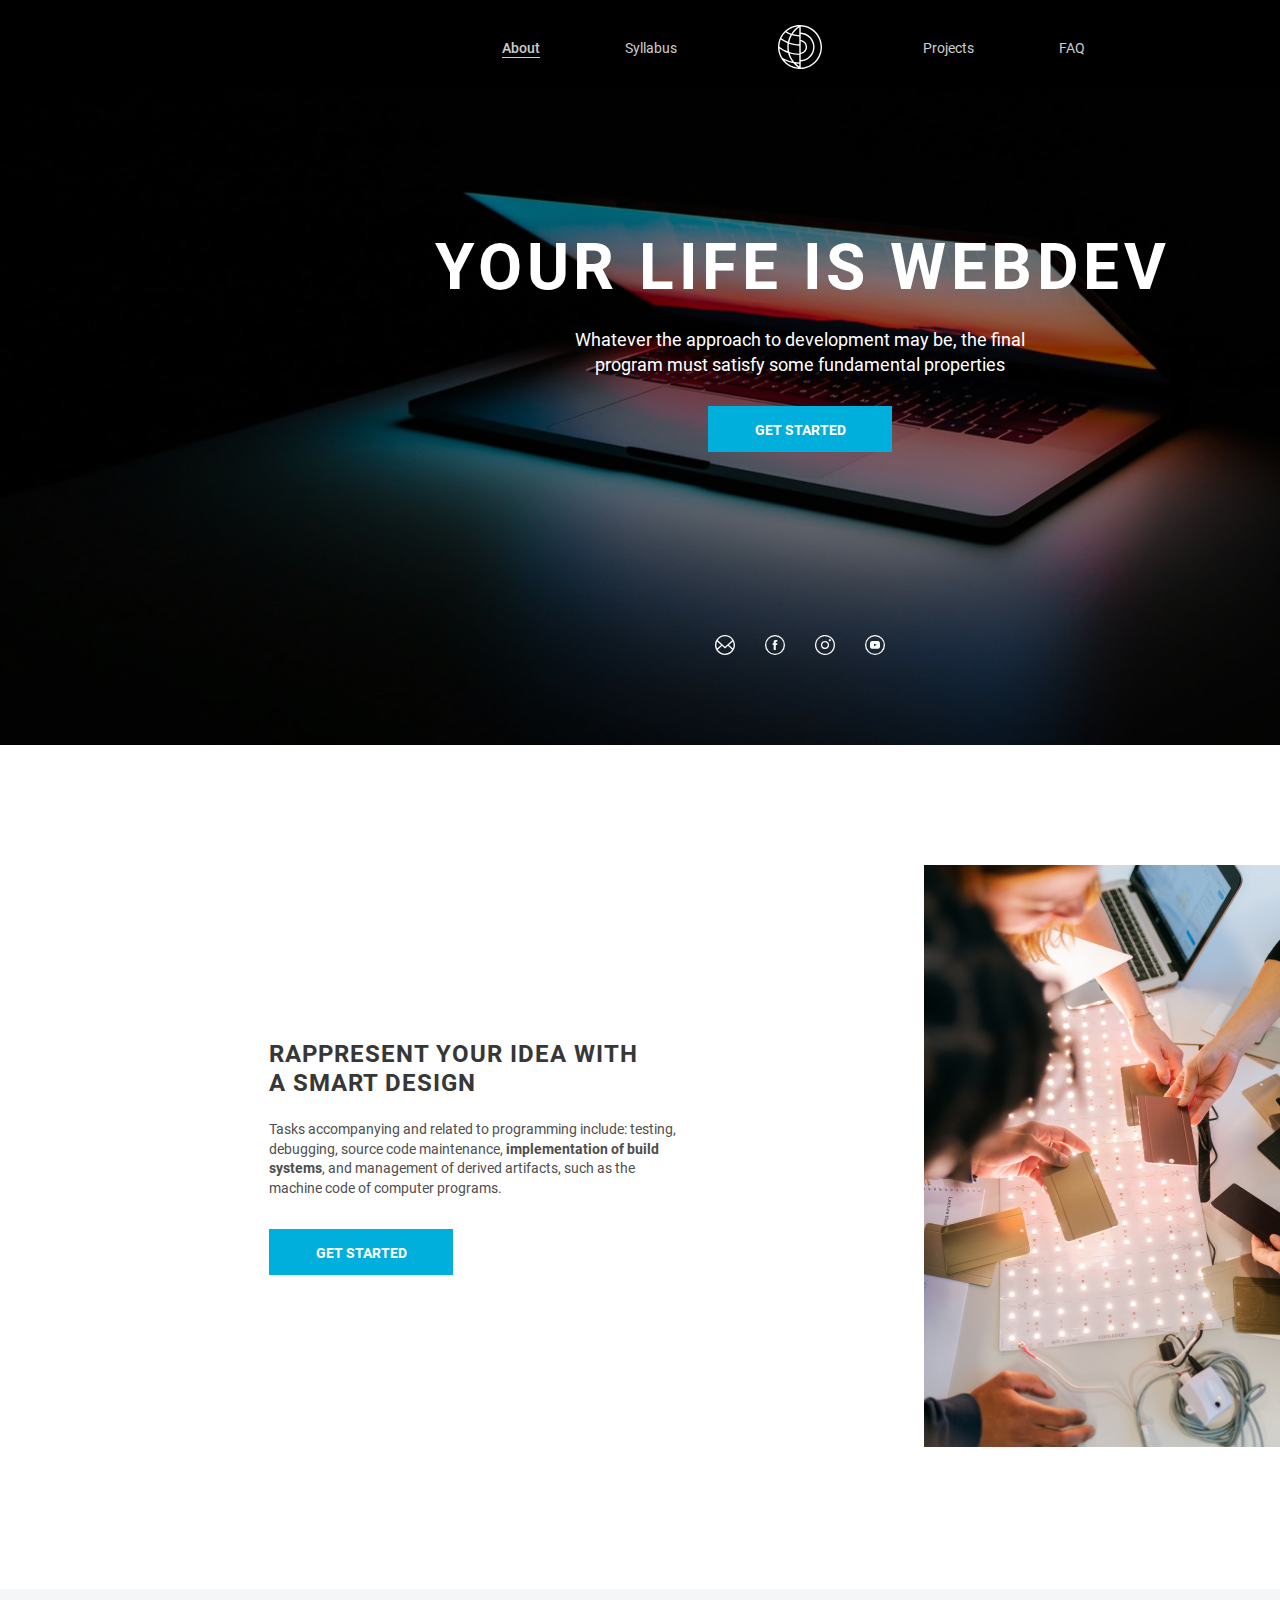
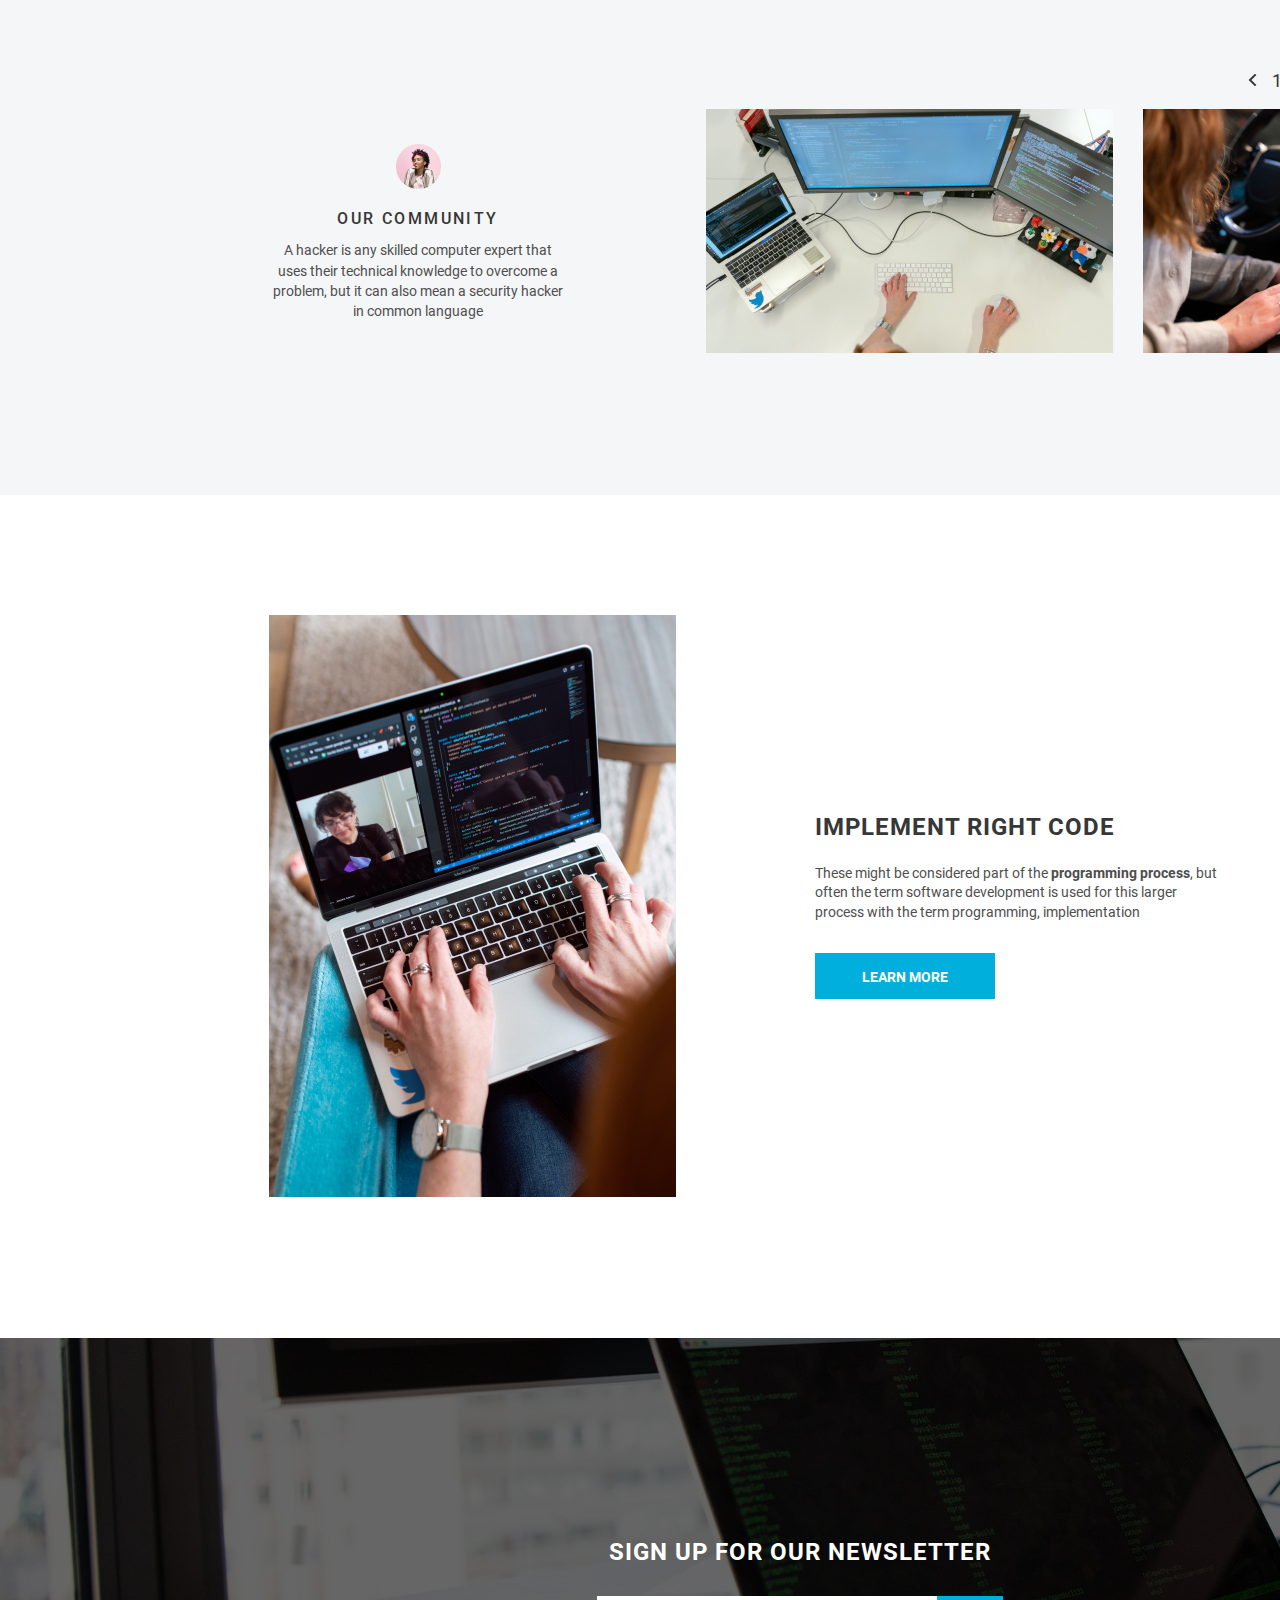
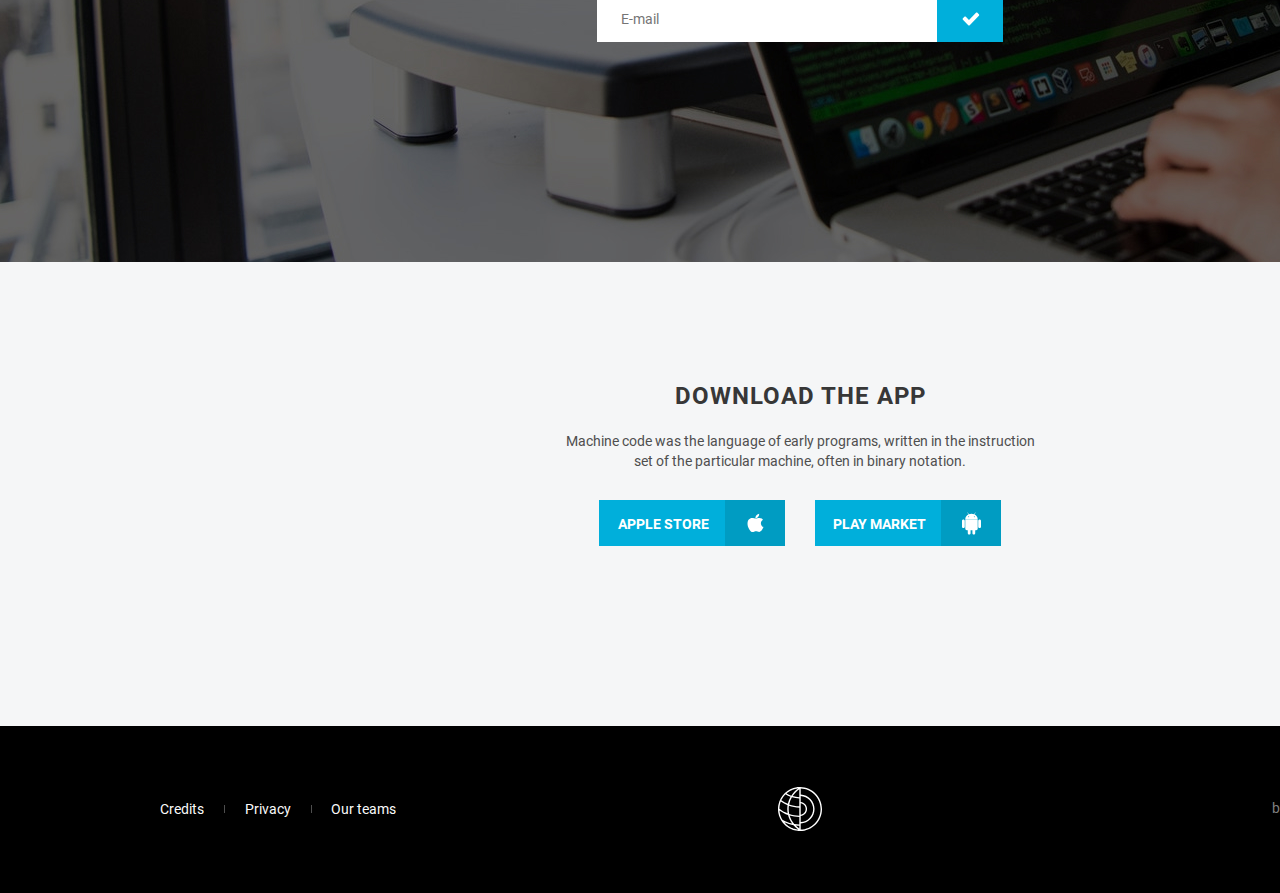
<file: index.html>
<!DOCTYPE html>
<html lang="en">

<head>
  <meta charset="UTF-8">
  <meta name="viewport" content="width=device-width, initial-scale=1.0">
  <title>WebDev</title>
  <link href="normalize.css" rel="stylesheet">
  <link href="style.css" rel="stylesheet">
</head>

<body>
  <header class="header">
    <a class="header__logo link" href="#">
      <img class="header__img" src="assets/logo.svg" alt="Логотип webdev" width="44px" height="44px">
    </a>

    <ul class="header__nav list">
      <li class="header__item"><a class="header__link link header__link-active" href="#">About</a></li>
      <li class="header__item"><a class="header__link link" href="#">Syllabus</a></li>
      <li class="header__item"><a class="header__link link" href="#">Projects</a></li>
      <li class="header__item"><a class="header__link link" href="#">FAQ</a></li>
    </ul>
  </header>
  <main>
    <h1 class="visually-hidden">webdev</h1>
    <div class="your-life__wrap">
      <section class="your-life">
        <h2 class="your-life__title title">your life is WebDev</h2>
        <p class="your-life__text">Whatever the approach to development may be, the final program must satisfy some
          fundamental properties </p>
        <button class="your-life__btn like-btn" type="button">get started</button>
        <ul class="list social your-life__social">
          <li><a class="social__link--email link" href=""><span class="visually-hidden">email</span></a></li>
          <li><a class="social__link--fb link" href=""> <span class="visually-hidden">facebook</span></a></li>
          <li><a class="social__link--ig link" href=""><span class="visually-hidden">instagram</span></a></li>
          <li><a class="social__link--youtube link" href=""><span class="visually-hidden">youtube</span></a></li>
        </ul>
      </section>
    </div>
    <section class="idea">
      <h3 class="idea__title">Rappresent your idea with a&nbsp;smart Design</h3>
      <p class="idea__text">Tasks accompanying and related to programming include: testing, debugging, source code
        maintenance,<strong> implementation of build systems</strong>, and management of derived artifacts, such as the
        machine
        code of computer programs. </p>
      <button class="idea__btn like-btn" type="button">get started</button>
    </section>
    <section class="community">
<div class="community__wrap">
        <div class="community__info">
          <img class="community__avatar" src="assets/avatar.png" alt="женщина на розовом фоне">
          <h3 class="community__title">our community</h3>
          <p class="community__text">A hacker is any skilled computer expert that uses their technical knowledge to
            overcome a problem, but it can also mean a security hacker in common language</p>
        </div>
  
        <ul class="community__slyder list slyder">
          <li class="slyder__item slyder__item--current slyder__item--first" ><img class="slyder__img" src="assets/slider-item-1.jpg" alt="" width="407"
              height="244"> </li>
          <li class="slyder__item slyder__item--current"><img class="slyder__img" src="assets/slider-item-2.jpg" alt="" width="407"
              height="244"> </li>
          <li class="slyder__item slyder__item--current"><img class="slyder__img" src="assets/slider-item-3.jpg" alt="" width="407"
              height="244"> </li>
          <li class="slyder__item slyder__item--hidden"><img class="slyder__img" src="assets/slider-item-4.jpg" alt="" width="407"
              height="244"> </li>
          <li class="slyder__item slyder__item--hidden"><img class="slyder__img" src="assets/slider-item-5.jpg" alt="" width="407"
              height="244"> </li>
        </ul>

        <div class="slyder__pages"> 
            <button class="slyder__btn--start slyder__btn" type="button"><span class="visually-hidden">Предыдущий</span></button>
            <span class="slyder__number slyder__number--current" >1</span>
            <span class="slyder__number">/</span>
            <span class="slyder__number slyder__number--all">5</span>
            <button class="slyder__btn--end slyder__btn" type="button"><span class="visually-hidden">Следующий</span></button>
        </div>
</div>
    </section>

    <section class="rich-code">
      <h3 class="rich-code__title">Implement right Code</h3>
      <p class="rich-code__text">These might be considered part of the <strong>programming process</strong>, but often
        the term software
        development is used for this larger process with the term programming, implementation </p>
      <button class="rich-code__btn like-btn" type="button">Learn more</button>
    </section>

    <section class="subscription">
      <div class="subscription__wrap">
        <h3 class="subscription__title">sign up for our newsletter</h3>
        <form class="subscription__form" method="GET">
          <label class="subscription__label" aria-label="подпишись на наши новости">
            <input class="subscription__input" type="email" placeholder="E-mail">
          </label>
          <button class="subscription__btn" aria-label="Нажми меня после ввода емейла"></button>
        </form>
      </div>
    </section>

    <section class="download">
      <div class="download__wrap">
        <h3 class="download__title">Download the App</h3>
        <p class="download__text">Machine code was the language of early programs, written in the instruction set of the
          particular machine, often in binary notation.</p>
        <div class="download__link-wrap">
          <a class="download__link download__link--apple link like-btn" href="">apple store</a>
          <a class="download__link download__link--google link like-btn" href="">Play Market</a>
        </div>
      </div>
    </section>
  </main>
  <footer class=" footer">
    <div class="footer__wrap">
      <ul class="footer__list list">
        <li class="footer__item"><a class="footer__link link" href="">Credits</a></li>
        <li class="footer__item"><a class="footer__link link" href="">Privacy</a></li>
        <li class="footer__item"><a class="footer__link link" href="">Our teams</a></li>
      </ul>

      <a class="footer__logo link" href="#">
        <img class="footer__img" src="assets/logo.svg" alt="Логотип webdev" width="44px" height="44px">
      </a>

      <p class="footer__copyright">by TonYem for RSS at 2020</p>
    </div>
  </footer>
</body>
<script src="script.js"></script>
</html>
</file>
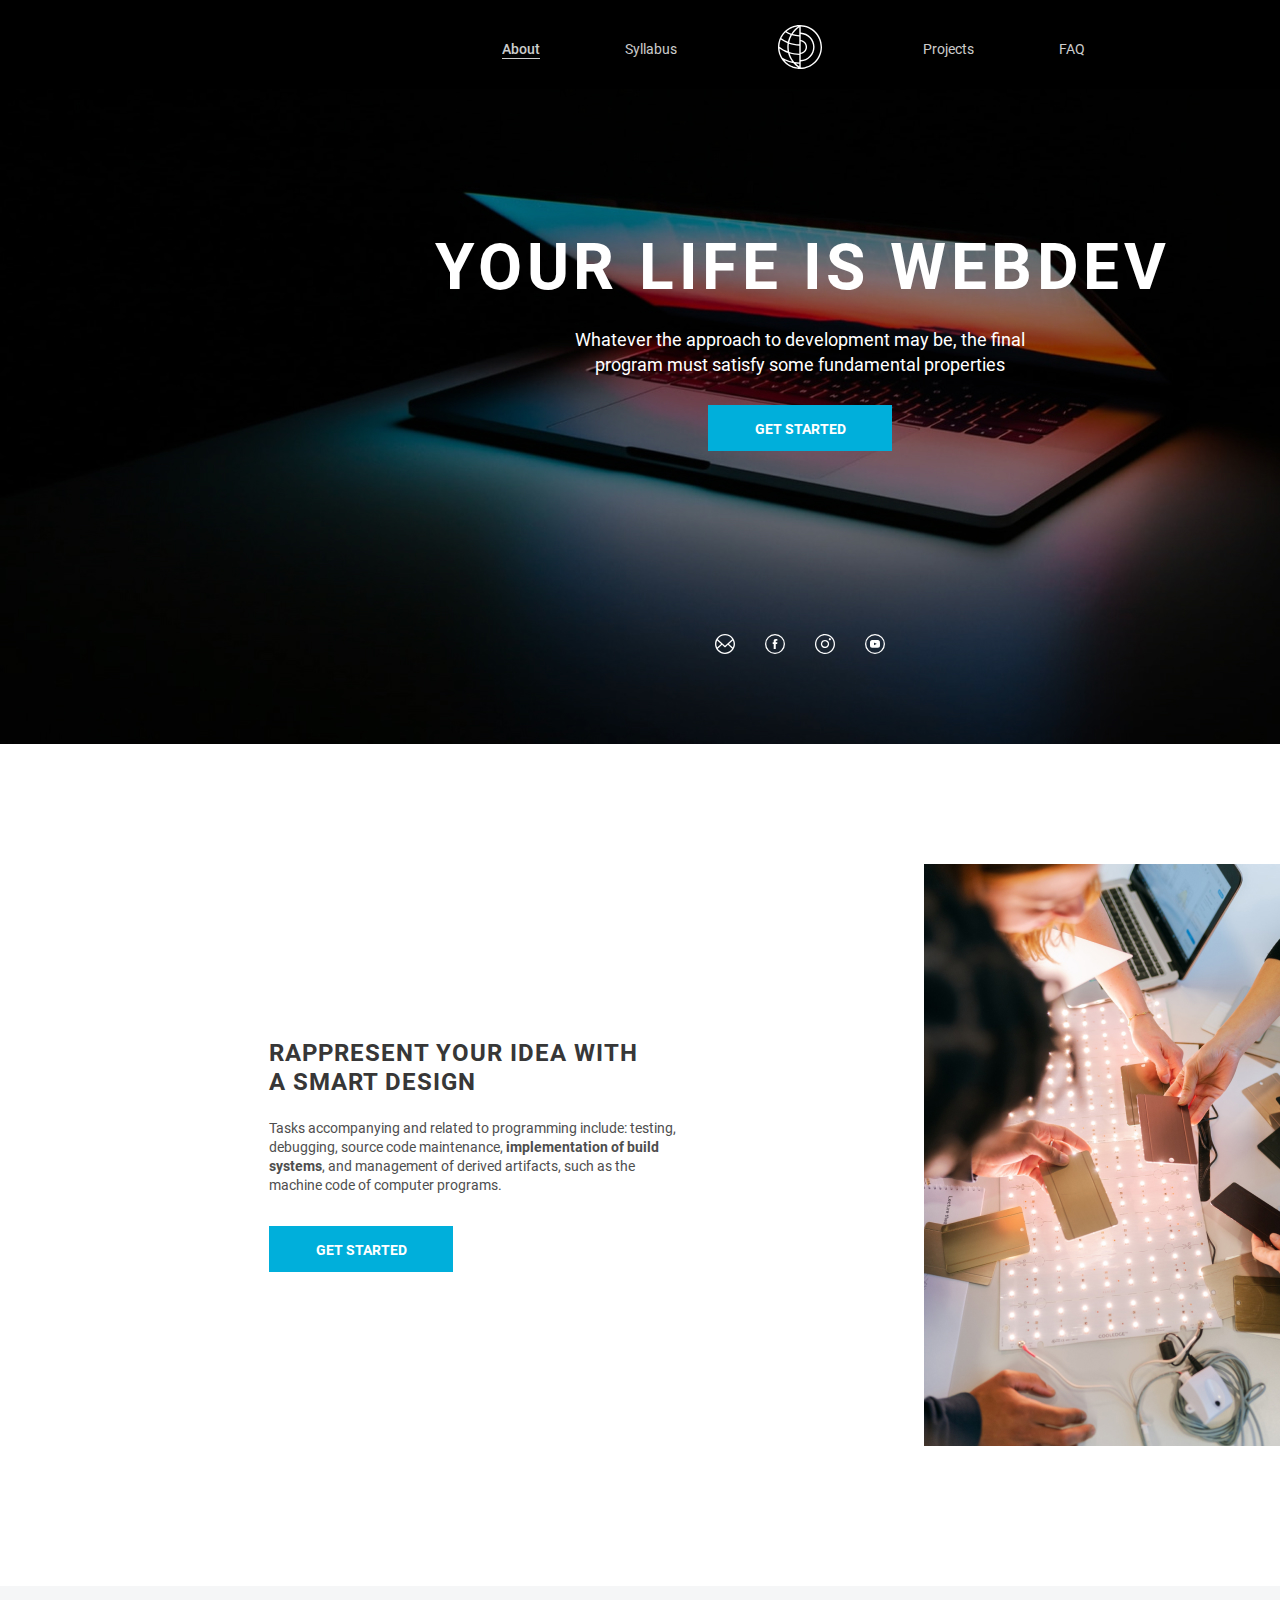
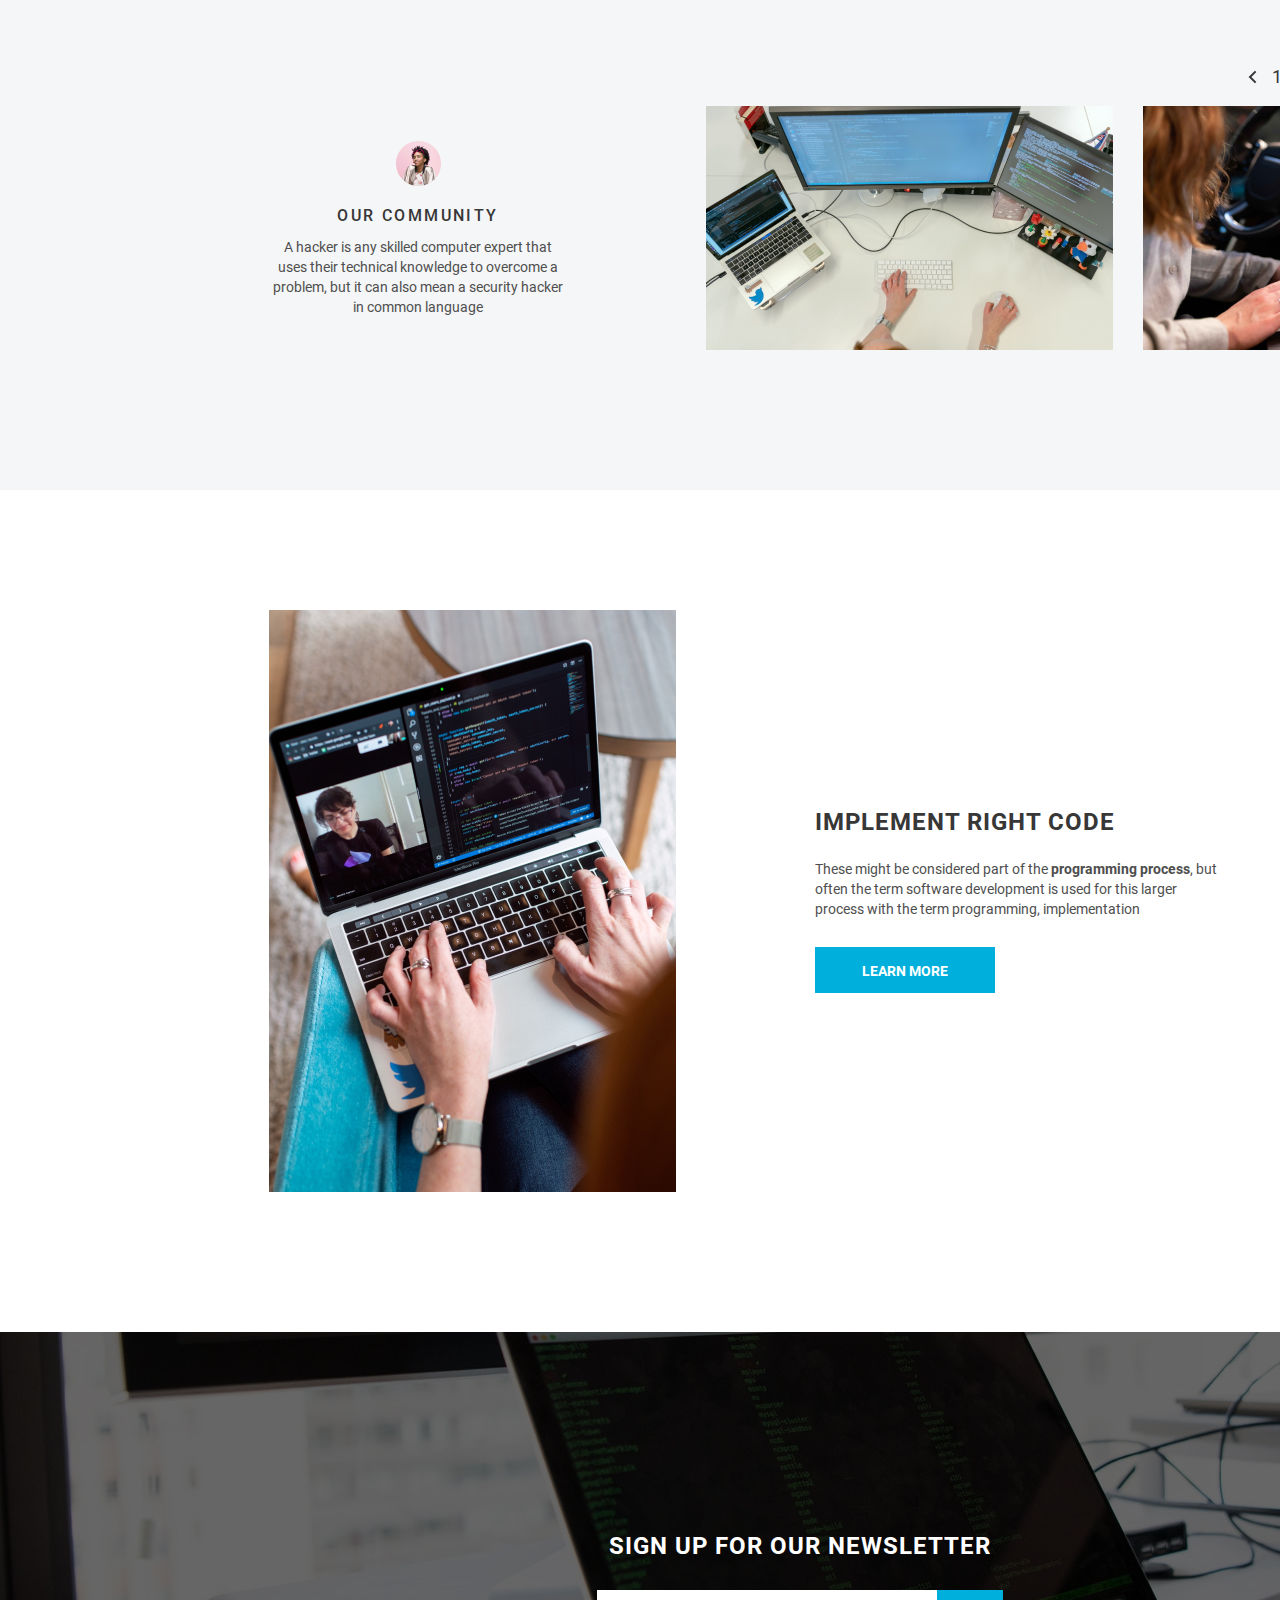
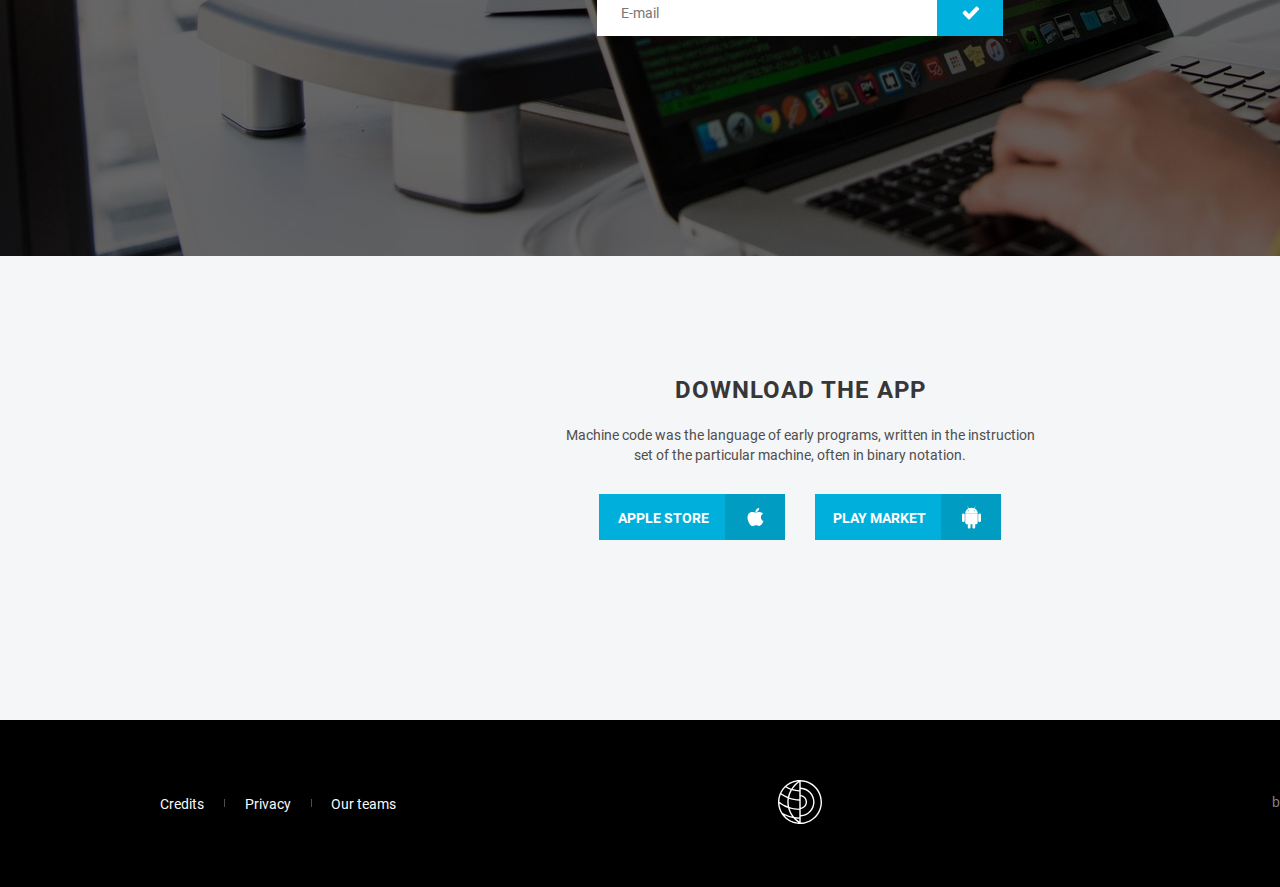
<file: webdev/index.html>
<!DOCTYPE html>
<html lang="en">

<head>
  <meta charset="UTF-8">
  <meta name="viewport" content="width=device-width, initial-scale=1.0">
  <title>WebDev</title>
  <link href="normalize.css" rel="stylesheet">
  <link href="style.css" rel="stylesheet">
</head>

<body>
  <header class="header">
    <a class="header__logo link" href="#">
      <img class="header__img" src="assets/logo.svg" alt="Логотип webdev" width="44" height="44">
    </a>

    <ul class="header__nav list">
      <li class="header__item"><a class="header__link link header__link-active" href="#">About</a></li>
      <li class="header__item"><a class="header__link link" href="#">Syllabus</a></li>
      <li class="header__item"><a class="header__link link" href="#">Projects</a></li>
      <li class="header__item"><a class="header__link link" href="#">FAQ</a></li>
    </ul>
  </header>
  <main>
    <h1 class="visually-hidden">webdev</h1>
    <div class="your-life__wrap">
      <section class="your-life">
        <h2 class="your-life__title title">your life is WebDev</h2>
        <p class="your-life__text">Whatever the approach to development may be, the final program must satisfy some
          fundamental properties </p>
        <button class="your-life__btn like-btn" type="button">get started</button>
        <ul class="list social your-life__social">
          <li><a class="social__link--email link" href=""><span class="visually-hidden">email</span></a></li>
          <li><a class="social__link--fb link" href=""> <span class="visually-hidden">facebook</span></a></li>
          <li><a class="social__link--ig link" href=""><span class="visually-hidden">instagram</span></a></li>
          <li><a class="social__link--youtube link" href=""><span class="visually-hidden">youtube</span></a></li>
        </ul>
      </section>
    </div>
    <section class="idea">
      <h3 class="idea__title">Rappresent your idea with a&nbsp;smart Design</h3>
      <p class="idea__text">Tasks accompanying and related to programming include: testing, debugging, source code
        maintenance,<strong> implementation of build systems</strong>, and management of derived artifacts, such as the
        machine
        code of computer programs. </p>
      <button class="idea__btn like-btn" type="button">get started</button>
    </section>
    <section class="community">
<div class="community__wrap">
        <div class="community__info">
          <img class="community__avatar" src="assets/avatar.png" alt="женщина на розовом фоне">
          <h3 class="community__title">our community</h3>
          <p class="community__text">A hacker is any skilled computer expert that uses their technical knowledge to
            overcome a problem, but it can also mean a security hacker in common language</p>
        </div>
  
        <ul class="community__slyder list slyder">
          <li class="slyder__item slyder__item--current slyder__item--first" ><img class="slyder__img" src="assets/slider-item-1.jpg" alt="" width="407"
              height="244"> </li>
          <li class="slyder__item slyder__item--current"><img class="slyder__img" src="assets/slider-item-2.jpg" alt="" width="407"
              height="244"> </li>
          <li class="slyder__item slyder__item--current"><img class="slyder__img" src="assets/slider-item-3.jpg" alt="" width="407"
              height="244"> </li>
          <li class="slyder__item slyder__item--hidden"><img class="slyder__img" src="assets/slider-item-4.jpg" alt="" width="407"
              height="244"> </li>
          <li class="slyder__item slyder__item--hidden"><img class="slyder__img" src="assets/slider-item-5.jpg" alt="" width="407"
              height="244"> </li>
        </ul>

        <div class="slyder__pages"> 
            <button class="slyder__btn--start slyder__btn" type="button"><span class="visually-hidden">Предыдущий</span></button>
            <span class="slyder__number slyder__number--current" >1</span>
            <span class="slyder__number">/</span>
            <span class="slyder__number slyder__number--all">5</span>
            <button class="slyder__btn--end slyder__btn" type="button"><span class="visually-hidden">Следующий</span></button>
        </div>
</div>
    </section>

    <section class="rich-code">
      <h3 class="rich-code__title">Implement right Code</h3>
      <p class="rich-code__text">These might be considered part of the <strong>programming process</strong>, but often
        the term software
        development is used for this larger process with the term programming, implementation </p>
      <button class="rich-code__btn like-btn" type="button">Learn more</button>
    </section>

    <section class="subscription">
      <div class="subscription__wrap">
        <h3 class="subscription__title">sign up for our newsletter</h3>
        <form class="subscription__form" method="GET">
          <label class="subscription__label" aria-label="подпишись на наши новости">
            <input class="subscription__input" type="email" placeholder="E-mail">
          </label>
          <button class="subscription__btn" aria-label="Нажми меня после ввода емейла"></button>
        </form>
      </div>
    </section>

    <section class="download">
      <div class="download__wrap">
        <h3 class="download__title">Download the App</h3>
        <p class="download__text">Machine code was the language of early programs, written in the instruction set of the
          particular machine, often in binary notation.</p>
        <div class="download__link-wrap">
          <a class="download__link download__link--apple link like-btn" href="">apple store</a>
          <a class="download__link download__link--google link like-btn" href="">Play Market</a>
        </div>
      </div>
    </section>
  </main>
  <footer class=" footer">
    <div class="footer__wrap">
      <ul class="footer__list list">
        <li class="footer__item"><a class="footer__link link" href="">Credits</a></li>
        <li class="footer__item"><a class="footer__link link" href="">Privacy</a></li>
        <li class="footer__item"><a class="footer__link link" href="">Our teams</a></li>
      </ul>

      <a class="footer__logo link" href="#">
        <img class="footer__img" src="assets/logo.svg" alt="Логотип webdev" width="44" height="44">
      </a>

      <p class="footer__copyright">by TonYem for RSS at 2020</p>
    </div>
  </footer>
</body>
<script src="script.js"></script>
</html>
</file>
<file: style.css>
@font-face {
  font-family: 'Roboto';
  src:
    url('assets/Roboto-Bold.woff') format('woff'),
    url('assets/Roboto-Bold.ttf') format('truetype');
  font-weight: bold;
  font-style: normal;
}

@font-face {
  font-family: 'Roboto';
  src:
    url('assets/Roboto-Regular.woff') format('woff'),
    url('assets/Roboto-Regular.ttf') format('truetype');
  font-weight: normal;
  font-style: normal;
}

@font-face {
  font-family: 'Roboto';
  src:
    url('assets/Roboto-Medium.woff') format('woff'),
    url('assets/Roboto-Medium.ttf') format('truetype');
  font-weight: 500;
  font-style: normal;
}

img {
  max-width: 100%;
  height: auto;
}

body {
  margin: 0;
  padding: 0;
  min-width: 1600px;
  min-height: 100%;
  font-family: 'Roboto', Helvetica, sans-serif;
  font-style: normal;
  font-weight: normal;
  font-size: 14px;
  line-height: 140%;
}

.visually-hidden {
  position: absolute;
  width: 1px;
  height: 1px;
  margin: -1px;
  border: 0;
  padding: 0;
  clip: rect(0 0 0 0);
  overflow: hidden;
}

.list {
  list-style: none;
  padding: 0;
  margin: 0;
}

.link {
  text-decoration: none;
  outline: none;
}

.link:hover {
  opacity: 0.7;
}

.link:active,
.link:focus {
  opacity: 0.4;
}

.header {
  background-color: #000000;
  position: relative;
  padding-top: 39px;
  padding-bottom: 30px;
}

.header__nav {
  width: 596px;
  margin: 0 auto;
  display: flex;
  flex-wrap: wrap;
}

.header__item:nth-child(4n + 1) {
  margin-right: 85px;
}

.header__item:nth-child(4n + 2) {
  margin-right: 246px;
}

.header__item:nth-child(4n) {
  margin-left: 85px;
}

.header__link {
  padding-bottom: 1px;
  font-family: 'Roboto', Helvetica, sans-serif;
  font-style: normal;
  font-weight: normal;
  font-size: 14px;
  line-height: 140%;
  color: #FFFFFF;
  opacity: 0.8;
}

.header__link:active,
.header__link:focus {
  border-bottom: 1px solid #FFFFFF;
  font-weight: 500;
}

.header__link-active {
  border-bottom: 1px solid #FFFFFF;
  font-weight: 500;
  color: #FFFFFF;
}

.header__logo {
  position: absolute;
  top: 25px;
  left: calc(50% - 22px);
}

.your-life__wrap {
  background-color: #000000;
}

.your-life {
  width: 1600px;
  margin: 0 auto;
  padding: 0;
  padding-top: 141px;
  padding-bottom: 90px;
  background-image: url(assets/your_life.jpg);
  background-repeat: no-repeat;
  background-position: 0px -88px;
  color: #FFFFFF;
}

.your-life__title {
  margin: 0;
  margin-bottom: 22px;
  padding-left: 5px;
  font-weight: bold;
  font-size: 64px;
  line-height: 75px;
  text-align: center;
  letter-spacing: 4.5px;
  text-transform: uppercase;
}

.your-life__text {
  width: 505px;
  margin: 0 auto;
  margin-bottom: 29px;
  font-weight: normal;
  font-size: 18px;
  line-height: 140%;
  text-align: center;
}

.like-btn {
  width: 184px;
  height: 46px;
  padding-top: 3px;
  font-weight: bold;
  font-size: 14px;
  line-height: 16px;
  text-align: center;
  text-transform: uppercase;
  background: #00AFDB;
  color: #FFFFFF;
  border: none;
  outline: none;
  cursor: pointer;
}

.like-btn:hover {
  background: #009CC2;
}

.like-btn:active,
.like-btn:focus {
  background: #009CC2;
  opacity: 0.5;
}

.your-life__btn {
  display: block;
  margin: 0 auto;
  margin-bottom: 183px;
}

.your-life__social {
  width: 170px;
  margin: 0 auto;
  display: flex;
  flex-wrap: wrap;
  justify-content: space-between;
}

.social__link--email {
  width: 20px;
  height: 20px;
  display: block;
  background-image: url(assets/mail.svg);
  background-repeat: no-repeat;
}

.social__link--fb {
  width: 20px;
  height: 20px;
  display: block;
  background-image: url(assets/facebook.svg);
  background-repeat: no-repeat;
}

.social__link--ig {
  width: 20px;
  height: 20px;
  display: block;
  background-image: url(assets/insta.svg);
  background-repeat: no-repeat;
}

.social__link--youtube {
  width: 20px;
  height: 20px;
  display: block;
  background-image: url(assets/youtube.svg);
  background-repeat: no-repeat;
}

.idea {
  box-sizing: border-box;
  width: 1600px;
  margin: 0 auto;
  padding-top: 295px;
  padding-left: 269px;
  padding-bottom: 314px;
  background-image: url(assets/content-image-1.jpg);
  background-repeat: no-repeat;
  background-position: 924px 120px;
}

.idea__title,
.rich-code__title {
  width: 407px;
  margin: 0;
  margin-bottom: 22px;
  font-weight: bold;
  font-size: 24px;
  line-height: 29px;
  letter-spacing: 1px;
  text-transform: uppercase;
  color: #373737;
}

.idea__text,
.rich-code__text {
  margin: 0;
  margin-bottom: 31px;
  width: 407px;
  line-height: 140%;
  color: #4E4E4E;
}

.idea__btn {
  padding-top: 3px;
}

.community {
  background-color: #F5F6F7;
}

.community__wrap {
  box-sizing: border-box;
  width: 1600px;
  margin: 0 auto;
  padding-top: 120px;
  padding-left: 269px;
  padding-bottom: 140px;
  display: flex;
  flex-wrap: wrap;
  overflow: hidden;
  position: relative;
}

.community__info {
  width: 298px;
  padding-top: 35px;
  padding-bottom: 33px;
  margin-right: 139px;
}

.community__avatar {
  display: block;
  margin: 0 auto;
  margin-bottom: 20px;
}

.community__title {
  margin: 0;
  margin-bottom: 11px;
  font-weight: 500;
  font-size: 16px;
  line-height: 20px;
  text-align: center;
  letter-spacing: 2.4px;
  text-transform: uppercase;
  color: #373737;
}

.community__text {
  margin: 0;
  font-weight: normal;
  font-size: 14px;
  line-height: 145%;
  text-align: center;
  color: #4E4E4E;
}


.slyder {
  width: 894px;
  display: flex;
  flex-wrap: nowrap;
  overflow: hidden;
}

.slyder__item {
  margin-right: 30px;
  min-width: 407px;
  height: 244px;
}

.slyder__img {
  height: 100%;
  width: 100%;
  object-fit: contain;
}

.slyder__pages {
  width: 104px;
  position: absolute;
  top: 76px;
  right: 258px;
  display: flex;
  align-items: center;
  justify-content: space-between;
}

.slyder__number {
  font-weight: normal;
  font-size: 18px;
  line-height: 140%;
  text-align: center;
  color: #373737;
}

.slyder__btn {
  width: 30px;
  height: 30px;
  border: none;
  background-color: transparent;
  outline: none;
  cursor: pointer;
}

.slyder__btn:hover {
  opacity: 0.6;
}

.slyder__btn:active,
.slyder__btn:focus {
  opacity: 0.3;
}

.slyder__btn--start {
  background-image: url(assets/previous.svg);
  background-repeat: no-repeat;
  background-position: 10px 8px;
}

.slyder__btn--end {
  background-image: url(assets/next.svg);
  background-repeat: no-repeat;
  background-position: 6px 8px;
}

.slyder__btn--end:disabled{
  opacity: 0.1;
}

.slyder__item--current{
  display: block;
}

.slyder__item--hidden{
  display: none;
}

.rich-code {
  box-sizing: border-box;
  width: 1600px;
  margin: 0 auto;
  padding-top: 318px;
  padding-left: 815px;
  padding-bottom: 339px;
  background-image: url(assets/content-image-2.jpg);
  background-repeat: no-repeat;
  background-position: 269px 120px;
}

.rich-code__btn {
  width: 180px;
}

.subscription__title {
  margin: 0;
  margin-bottom: 30px;
  font-weight: bold;
  font-size: 24px;
  line-height: 28px;
  text-align: center;
  letter-spacing: 1px;
  text-transform: uppercase;
  color: #FFFFFF;
}

.subscription__wrap {
  box-sizing: border-box;
  width: 1600px;
  margin: 0 auto;
  padding: 0;
  padding-top: 200px;
  padding-bottom: 220px;
}

.subscription {

  background-image: url(assets/subscribing.jpg);
  background-repeat: no-repeat;
  background-position: -8px -615px;
  background-color: gray;
}



.subscription__input {
  display: block;
  border: none;
  margin: 0 auto;
  padding-left: 24px;
  width: 340px;
  height: 46px;
  box-sizing: border-box;

}

.subscription__input:hover,
.subscription__input:active,
.subscription__input:focus {
  font-size: larger;
}


.subscription__form {
  width: 406px;
  margin: 0 auto;
  display: flex;

}

.subscription__btn {
  width: 66px;
  height: 46px;
  background: #00AFDB;
  top: 0;
  right: 0;
  border: none;
  background-image: url(assets/check.svg);
  background-repeat: no-repeat;
  background-position: 25px 16px;
  outline: none;

}

.subscription__btn:hover {
  background-color: #009CC2;

}

.subscription__btn:active,
.subscription__btn:focus {
  background-color: #009CC2;
  background-size: 22px;
  top: -2px;
  opacity: 0.7;
}

.download {
  background-color: #F5F6F7;
}

.download__wrap {
  box-sizing: border-box;
  width: 1600px;
  margin: 0 auto;
  padding-top: 120px;
  padding-bottom: 180px;
}

.download__title {
  margin: 0;
  margin-bottom: 21px;
  font-weight: bold;
  font-size: 24px;
  line-height: 28px;
  text-align: center;
  letter-spacing: 1px;
  text-transform: uppercase;
  color: #373737;
}

.download__text {
  width: 483px;
  margin: 0 auto;
  margin-bottom: 29px;
  font-weight: normal;
  font-size: 14px;
  line-height: 143%;
  text-align: center;
  color: #4E4E4E;
}

.download__link-wrap {
  width: 402px;
  margin: 0 auto;
  display: flex;
  flex-wrap: wrap;
  justify-content: space-between;

}


.download__link {
  display: block;
  width: 186px;
  height: 46px;
  box-sizing: border-box;
  padding: 0;
  padding-top: 16px;
  padding-right: 58px;
  background: linear-gradient(to right, #00AFDB, #00AFDB 68%, #009CC2 68%, #009CC2);
}

.download__link--apple,
.download__link--google {
  position: relative;

}


.download__link--apple::after {
  position: absolute;
  content: url(assets/apple.svg);
  width: 15px;
  height: 15px;
  top: 13px;
  right: 23px;
}

.download__link--google::after {
  position: absolute;
  content: url(assets/android.svg);
  width: 20px;
  height: 23px;
  top: 12px;
  right: 20px;
}

.footer {
  box-sizing: border-box;
  background-color: #000000;
}


.footer__wrap {
  width: 1600px;
  margin: 0 auto;
  padding-top: 59px;
  padding-bottom: 60px;
  display: flex;
  flex-wrap: wrap;
  justify-content: space-between;
  align-items: center;
}

.footer__list {
  width: 236px;
  display: flex;
  flex-wrap: wrap;
  justify-content: space-between;
  margin-left: 160px;
}

.footer__link {
  font-weight: normal;
  font-size: 14px;
  line-height: 140%;
  color: #FFFFFF;
  opacity: 0.98;

}

.footer__copyright {
  width: 236px;
  font-weight: normal;
  font-size: 14px;
  line-height: 140%;
  text-align: right;
  color: #818181;
  margin-right: 160px;

}

.footer__logo {
  flex-grow: 1;
}

.footer__img {
  display: block;
  margin: 0 auto;
}

.footer__item {
  position: relative;
  padding-top: 2px;
}

.footer__item:not(:last-child)::after {
  position: absolute;
  display: block;
  content: '';
  width: 1px;
  height: 8px;
  background-color: #4E4E4E;
  ;
  right: -21px;
  top: 7px;
}
</file>
<file: webdev/style.css>
@font-face {
  font-family: 'Roboto';
  src:
    url('assets/Roboto-Bold.woff') format('woff'),
    url('assets/Roboto-Bold.ttf') format('truetype');
  font-weight: bold;
  font-style: normal;
}

@font-face {
  font-family: 'Roboto';
  src:
    url('assets/Roboto-Regular.woff') format('woff'),
    url('assets/Roboto-Regular.ttf') format('truetype');
  font-weight: normal;
  font-style: normal;
}

@font-face {
  font-family: 'Roboto';
  src:
    url('assets/Roboto-Medium.woff') format('woff'),
    url('assets/Roboto-Medium.ttf') format('truetype');
  font-weight: 500;
  font-style: normal;
}

img {
  max-width: 100%;
  height: auto;
}

body {
  margin: 0;
  padding: 0;
  min-width: 1600px;
  min-height: 100%;
  font-family: 'Roboto', Helvetica, sans-serif;
  font-style: normal;
  font-weight: normal;
  font-size: 14px;
  line-height: 20px;
}

.visually-hidden {
  position: absolute;
  width: 1px;
  height: 1px;
  margin: -1px;
  border: 0;
  padding: 0;
  clip: rect(0 0 0 0);
  overflow: hidden;
}

.list {
  list-style: none;
  padding: 0;
  margin: 0;
}

.link {
  text-decoration: none;
  outline: none;
}

.link:hover {
  opacity: 0.7;
}

.link:active,
.link:focus {
  opacity: 0.4;
}

.header {
  background-color: #000000;
  position: relative;
  padding-top: 39px;
  padding-bottom: 30px;
}

.header__nav {
  width: 596px;
  margin: 0 auto;
  display: flex;
  flex-wrap: wrap;
}

.header__item:nth-child(4n + 1) {
  margin-right: 85px;
}

.header__item:nth-child(4n + 2) {
  margin-right: 246px;
}

.header__item:nth-child(4n) {
  margin-left: 85px;
}

.header__link {
  padding-bottom: 1px;
  font-family: 'Roboto', Helvetica, sans-serif;
  font-style: normal;
  font-weight: normal;
  font-size: 14px;
  line-height: 20px;
  color: #FFFFFF;
  opacity: 0.8;
}

.header__link:active,
.header__link:focus {
  border-bottom: 1px solid #FFFFFF;
  font-weight: 500;
}

.header__link-active {
  border-bottom: 1px solid #FFFFFF;
  font-weight: 500;
  color: #FFFFFF;
}

.header__logo {
  position: absolute;
  top: 25px;
  left: calc(50% - 22px);
}

.your-life__wrap {
  background-color: #000000;
}

.your-life {
  width: 1600px;
  margin: 0 auto;
  padding: 0;
  padding-top: 141px;
  padding-bottom: 90px;
  background-image: url(assets/your_life.jpg);
  background-repeat: no-repeat;
  background-position: 0px -88px;
  color: #FFFFFF;
}

.your-life__title {
  margin: 0;
  margin-bottom: 22px;
  padding-left: 5px;
  font-weight: bold;
  font-size: 64px;
  line-height: 75px;
  text-align: center;
  letter-spacing: 4.5px;
  text-transform: uppercase;
}

.your-life__text {
  width: 505px;
  margin: 0 auto;
  margin-bottom: 28px;
  font-weight: normal;
  font-size: 18px;
  line-height: 25px;
  text-align: center;
}

.like-btn {
  width: 184px;
  height: 46px;
  padding-top: 3px;
  font-weight: bold;
  font-size: 14px;
  line-height: 16px;
  text-align: center;
  text-transform: uppercase;
  background: #00AFDB;
  color: #FFFFFF;
  border: none;
  outline: none;
  cursor: pointer;
}

.like-btn:hover {
  background: #009CC2;
}

.like-btn:active,
.like-btn:focus {
  background: #009CC2;
  opacity: 0.5;
}

.your-life__btn {
  display: block;
  margin: 0 auto;
  margin-bottom: 183px;
}

.your-life__social {
  width: 170px;
  margin: 0 auto;
  display: flex;
  flex-wrap: wrap;
  justify-content: space-between;
}

.social__link--email {
  width: 20px;
  height: 20px;
  display: block;
  background-image: url(assets/mail.svg);
  background-repeat: no-repeat;
}

.social__link--fb {
  width: 20px;
  height: 20px;
  display: block;
  background-image: url(assets/facebook.svg);
  background-repeat: no-repeat;
}

.social__link--ig {
  width: 20px;
  height: 20px;
  display: block;
  background-image: url(assets/insta.svg);
  background-repeat: no-repeat;
}

.social__link--youtube {
  width: 20px;
  height: 20px;
  display: block;
  background-image: url(assets/youtube.svg);
  background-repeat: no-repeat;
}

.idea {
  box-sizing: border-box;
  width: 1600px;
  margin: 0 auto;
  padding-top: 295px;
  padding-left: 269px;
  padding-bottom: 314px;
  background-image: url(assets/content-image-1.jpg);
  background-repeat: no-repeat;
  background-position: 924px 120px;
}

.idea__title,
.rich-code__title {
  width: 407px;
  margin: 0;
  margin-bottom: 22px;
  font-weight: bold;
  font-size: 24px;
  line-height: 29px;
  letter-spacing: 1px;
  text-transform: uppercase;
  color: #373737;
}

.idea__text {
  margin: 0;
  margin-bottom: 31px;
  width: 407px;
  line-height: 19px;
  color: #4E4E4E;
}

.rich-code__text {
  margin: 0;
  margin-bottom: 28px;
  width: 407px;
  line-height: 20px;
  color: #4E4E4E;
}

.idea__btn {
  padding-top: 3px;
}

.community {
  background-color: #F5F6F7;
}

.community__wrap {
  box-sizing: border-box;
  width: 1600px;
  margin: 0 auto;
  padding-top: 120px;
  padding-left: 269px;
  padding-bottom: 140px;
  display: flex;
  flex-wrap: wrap;
  overflow: hidden;
  position: relative;
}

.community__info {
  width: 298px;
  padding-top: 35px;
  padding-bottom: 33px;
  margin-right: 139px;
}

.community__avatar {
  display: block;
  margin: 0 auto;
  margin-bottom: 20px;
}

.community__title {
  margin: 0;
  margin-bottom: 11px;
  font-weight: 500;
  font-size: 16px;
  line-height: 20px;
  text-align: center;
  letter-spacing: 2.4px;
  text-transform: uppercase;
  color: #373737;
}

.community__text {
  margin: 0;
  font-weight: normal;
  font-size: 14px;
  line-height: 20px;
  text-align: center;
  color: #4E4E4E;
}


.slyder {
  width: 894px;
  display: flex;
  flex-wrap: nowrap;
  overflow: hidden;
}

.slyder__item {
  margin-right: 30px;
  min-width: 407px;
  height: 244px;
}

.slyder__img {
  height: 100%;
  width: 100%;
  object-fit: contain;
}

.slyder__pages {
  width: 104px;
  position: absolute;
  top: 76px;
  right: 258px;
  display: flex;
  align-items: center;
  justify-content: space-between;
}

.slyder__number {
  font-weight: normal;
  font-size: 18px;
  line-height: 140%;
  text-align: center;
  color: #373737;
}

.slyder__btn {
  width: 30px;
  height: 30px;
  border: none;
  background-color: transparent;
  outline: none;
  cursor: pointer;
}

.slyder__btn:hover {
  opacity: 0.5;
}

.slyder__btn:active,
.slyder__btn:focus {
  opacity: 0.3;
}

.slyder__btn--start {
  background-image: url(assets/previous.svg);
  background-repeat: no-repeat;
  background-position: 10px 8px;
}

.slyder__btn--end {
  background-image: url(assets/next.svg);
  background-repeat: no-repeat;
  background-position: 6px 8px;
}

.slyder__btn--end:disabled {
  opacity: 0.1;
}

.slyder__item--current {
  display: block;
}

.slyder__item--hidden {
  display: none;
}

.rich-code {
  box-sizing: border-box;
  width: 1600px;
  margin: 0 auto;
  padding-top: 318px;
  padding-left: 815px;
  padding-bottom: 339px;
  background-image: url(assets/content-image-2.jpg);
  background-repeat: no-repeat;
  background-position: 269px 120px;
}

.rich-code__btn {
  width: 180px;
}

.subscription__title {
  margin: 0;
  margin-bottom: 30px;
  font-weight: bold;
  font-size: 24px;
  line-height: 28px;
  text-align: center;
  letter-spacing: 1px;
  text-transform: uppercase;
  color: #FFFFFF;
}

.subscription__wrap {
  box-sizing: border-box;
  width: 1600px;
  margin: 0 auto;
  padding: 0;
  padding-top: 200px;
  padding-bottom: 220px;
}

.subscription {

  background-image: url(assets/subscribing.jpg);
  background-repeat: no-repeat;
  background-position: center -615px;
  background-color: gray;
}



.subscription__input {
  display: block;
  border: none;
  margin: 0 auto;
  padding-left: 24px;
  width: 340px;
  height: 46px;
  box-sizing: border-box;

}

.subscription__input:hover,
.subscription__input:active,
.subscription__input:focus {
  font-size: larger;
}


.subscription__form {
  width: 406px;
  margin: 0 auto;
  display: flex;

}

.subscription__btn {
  width: 66px;
  height: 46px;
  background: #00AFDB;
  top: 0;
  right: 0;
  border: none;
  background-image: url(assets/check.svg);
  background-repeat: no-repeat;
  background-position: 25px 16px;
  outline: none;

}

.subscription__btn:hover {
  background-color: #009CC2;

}

.subscription__btn:active,
.subscription__btn:focus {
  background-color: #009CC2;
  background-size: 22px;
  top: -2px;
}

.download {
  background-color: #F5F6F7;
}

.download__wrap {
  box-sizing: border-box;
  width: 1600px;
  margin: 0 auto;
  padding-top: 120px;
  padding-bottom: 180px;
}

.download__title {
  margin: 0;
  margin-bottom: 21px;
  font-weight: bold;
  font-size: 24px;
  line-height: 28px;
  text-align: center;
  letter-spacing: 1px;
  text-transform: uppercase;
  color: #373737;
}

.download__text {
  width: 483px;
  margin: 0 auto;
  margin-bottom: 29px;
  font-weight: normal;
  font-size: 14px;
  line-height: 143%;
  text-align: center;
  color: #4E4E4E;
}

.download__link-wrap {
  width: 402px;
  margin: 0 auto;
  display: flex;
  flex-wrap: wrap;
  justify-content: space-between;

}


.download__link {
  display: block;
  width: 186px;
  height: 46px;
  box-sizing: border-box;
  padding: 0;
  padding-top: 16px;
  padding-right: 58px;
  background: linear-gradient(to right, #00AFDB, #00AFDB 68%, #009CC2 68%, #009CC2);
}

.download__link--apple,
.download__link--google {
  position: relative;

}

.download__link:hover {
  background: #009CC2;
  opacity: 1;
}

.download__link--apple::after {
  position: absolute;
  content: url(assets/apple.svg);
  width: 15px;
  height: 15px;
  top: 13px;
  right: 23px;
}

.download__link--google::after {
  position: absolute;
  content: url(assets/android.svg);
  width: 20px;
  height: 23px;
  top: 12px;
  right: 20px;
}

.footer {
  box-sizing: border-box;
  background-color: #000000;
}


.footer__wrap {
  width: 1600px;
  margin: 0 auto;
  padding-top: 59px;
  padding-bottom: 60px;
  display: flex;
  flex-wrap: wrap;
  justify-content: space-between;
  align-items: center;
}

.footer__list {
  width: 236px;
  display: flex;
  flex-wrap: wrap;
  justify-content: space-between;
  margin-left: 160px;
}

.footer__link {
  font-weight: normal;
  font-size: 14px;
  line-height: 140%;
  color: #FFFFFF;
  opacity: 0.98;

}

.footer__copyright {
  width: 236px;
  font-weight: normal;
  font-size: 14px;
  line-height: 140%;
  text-align: right;
  color: #818181;
  margin-right: 160px;

}

.footer__logo {
  flex-grow: 1;
}

.footer__img {
  display: block;
  margin: 0 auto;
}

.footer__item {
  position: relative;
  padding-top: 2px;
}

.footer__item:not(:last-child)::after {
  position: absolute;
  display: block;
  content: '';
  width: 1px;
  height: 8px;
  background-color: #4E4E4E;
  right: -21px;
  top: 7px;
}
</file>
